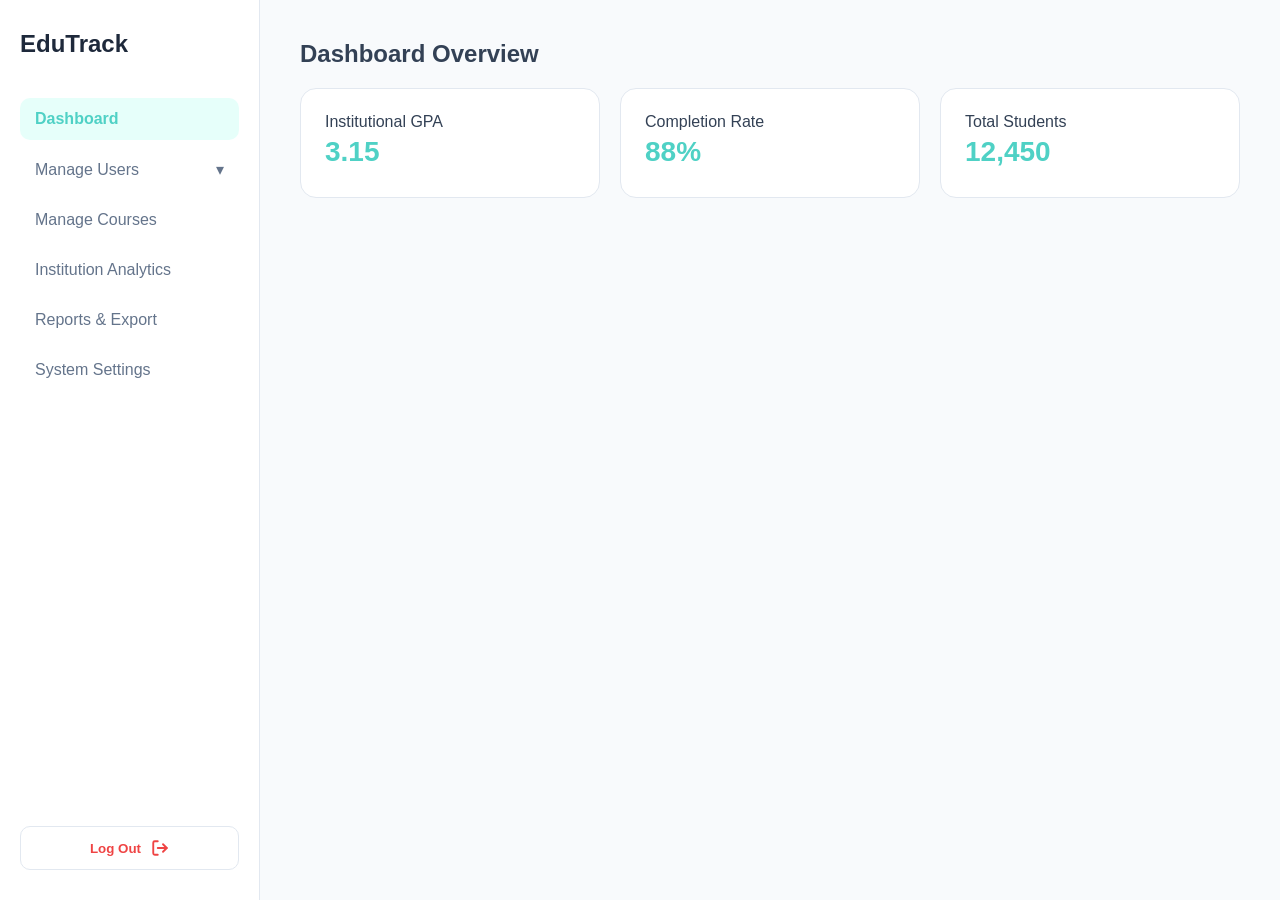
<file: administrator.html>
<!DOCTYPE html>
<html lang="en">

<head>
    <meta charset="UTF-8">
    <meta name="viewport" content="width=device-width, initial-scale=1.0">
    <title>EduTrack - Full Integrated System</title>
    <style>
        /* --- GLOBAL THEME --- */
        * {
            box-sizing: border-box;
            margin: 0;
            padding: 0;
        }

        :root {
            --teal: #4fd1c5;
            --teal-dark: #38b2ac;
            --dark-navy: #1e293b;
            --bg-gray: #f8fafc;
            --border: #e2e8f0;
            --text-main: #334155;
            --text-sub: #64748b;
            --ai-indigo: #312e81;
            --status-active-bg: #e6fffa;
            --status-active-text: #38b2ac;
        }

        body {
            font-family: 'Inter', sans-serif;
            background: var(--bg-gray);
            display: flex;
            color: var(--text-main);
            min-height: 100vh;
        }

        /* --- SIDEBAR --- */
        .sidebar {
            width: 260px;
            height: 100vh;
            background: #fff;
            border-right: 1px solid var(--border);
            padding: 30px 20px;
            position: fixed;
            left: 0;
            top: 0;
            z-index: 100;
            display: flex;
            flex-direction: column;
        }

        .logo {
            font-size: 24px;
            font-weight: 800;
            color: var(--dark-navy);
            margin-bottom: 40px;
        }

        .nav-container {
            flex-grow: 1;
        }

        .nav-item {
            padding: 12px 15px;
            border-radius: 10px;
            color: #64748b;
            cursor: pointer;
            margin-bottom: 8px;
            font-weight: 500;
            transition: 0.2s;
            display: flex;
            align-items: center;
            justify-content: space-between;
        }

        .nav-item:hover {
            background: #f1f5f9;
        }

        .nav-item.active {
            background: #e6fffa;
            color: var(--teal);
            font-weight: 600;
        }

        .submenu {
            padding-left: 20px;
            display: none;
            margin-bottom: 10px;
        }

        .submenu.show {
            display: block;
        }

        .submenu-item {
            padding: 10px 15px;
            font-size: 14px;
            color: #64748b;
            cursor: pointer;
            border-radius: 8px;
            margin-bottom: 4px;
        }

        .submenu-item:hover {
            color: var(--teal);
        }

        .submenu-item.active-sub {
            background: #e6fffa;
            color: var(--teal);
            font-weight: 600;
        }

        .btn-logout {
            background: none;
            border: 1px solid var(--border);
            padding: 12px;
            border-radius: 10px;
            cursor: pointer;
            display: flex;
            align-items: center;
            justify-content: center;
            gap: 10px;
            color: #ef4444;
            font-weight: 600;
            margin-top: 20px;
            transition: 0.3s;
        }

        .btn-logout:hover {
            background: #fef2f2;
        }

        /* --- MAIN CONTENT --- */
        .main-content {
            margin-left: 260px;
            padding: 40px;
            width: calc(100% - 260px);
        }

        .page {
            display: none;
        }

        .page.active {
            display: block;
        }

        .header-area {
            display: flex;
            justify-content: space-between;
            align-items: center;
            margin-bottom: 25px;
        }

        .card {
            background: #fff;
            border-radius: 16px;
            border: 1px solid var(--border);
            margin-bottom: 20px;
            overflow: hidden;
        }

        .btn-teal {
            background: var(--teal);
            color: white;
            border: none;
            padding: 10px 20px;
            border-radius: 8px;
            cursor: pointer;
            font-weight: 600;
        }

        table {
            width: 100%;
            border-collapse: collapse;
        }

        th {
            text-align: left;
            padding: 18px 20px;
            color: #64748b;
            font-size: 14px;
            background: #fcfcfd;
            border-bottom: 1px solid var(--border);
        }

        td {
            padding: 18px 20px;
            border-bottom: 1px solid var(--border);
            font-size: 14px;
        }

        .status-badge {
            background: var(--status-active-bg);
            color: var(--status-active-text);
            padding: 5px 12px;
            border-radius: 20px;
            font-size: 12px;
            font-weight: 600;
        }

        .stats-grid {
            display: grid;
            grid-template-columns: repeat(4, 1fr);
            gap: 20px;
            margin-bottom: 30px;
        }

        .stat-card {
            background: #fff;
            padding: 24px;
            border-radius: 16px;
            border: 1px solid var(--border);
        }

        .stat-value {
            font-size: 28px;
            font-weight: 700;
            color: var(--teal);
            margin: 5px 0;
        }

        .reports-grid {
            display: grid;
            grid-template-columns: repeat(3, 1fr);
            gap: 24px;
        }

        .report-card {
            background: #fff;
            padding: 25px;
            border-radius: 16px;
            border: 1px solid var(--border);
            transition: 0.3s;
        }

        .report-card:hover {
            transform: translateY(-5px);
            box-shadow: 0 5px 15px rgba(0, 0, 0, 0.05);
        }

        .settings-grid {
            display: grid;
            grid-template-columns: 1fr 1fr;
            gap: 24px;
            margin-bottom: 30px;
        }

        .settings-card {
            background: #fff;
            padding: 25px;
            border-radius: 16px;
            border: 1px solid var(--border);
        }

        .form-group {
            margin-bottom: 20px;
        }

        .form-group label {
            display: block;
            font-size: 14px;
            font-weight: 600;
            margin-bottom: 8px;
        }

        .form-group input {
            width: 100%;
            padding: 10px;
            border-radius: 8px;
            border: 1px solid var(--border);
            background: #fcfcfd;
        }

        .checkbox-group {
            display: flex;
            align-items: flex-start;
            gap: 12px;
            margin-bottom: 18px;
        }
    </style>
</head>

<body>

    <aside class="sidebar">
        <div class="logo">EduTrack</div>
        <div class="nav-container">
            <div class="nav-item active" onclick="showPage('dashboard', this)">Dashboard</div>
            <div class="nav-group">
                <div class="nav-item" id="userMenuHeader" onclick="toggleSubmenu()">Manage Users <span>▾</span></div>
                <div class="submenu" id="userSubmenu">
                    <div class="submenu-item" onclick="showPage('manage-students', this)">Students</div>
                    <div class="submenu-item" onclick="showPage('manage-staff', this)">Staff</div>
                    <div class="submenu-item" onclick="showPage('manage-parents', this)">Parents</div>
                </div>
            </div>
            <div class="nav-item" onclick="showPage('manage-courses', this)">Manage Courses</div>
            <div class="nav-item" onclick="showPage('institution-analytics', this)">Institution Analytics</div>
            <div class="nav-item" onclick="showPage('reports-export', this)">Reports & Export</div>
            <div class="nav-item" onclick="showPage('system-settings', this)">System Settings</div>
        </div>

        <button class="btn-logout" onclick="handleLogout()">
            <span>Log Out</span>
            <svg width="18" height="18" viewBox="0 0 24 24" fill="none" stroke="currentColor" stroke-width="2.5"
                stroke-linecap="round" stroke-linejoin="round">
                <path d="M9 21H5a2 2 0 0 1-2-2V5a2 2 0 0 1 2-2h4"></path>
                <polyline points="16 17 21 12 16 7"></polyline>
                <line x1="21" y1="12" x2="9" y2="12"></line>
            </svg>
        </button>
    </aside>

    <main class="main-content">

        <section id="dashboard" class="page active">
            <h2>Dashboard Overview</h2>
            <div class="stats-grid" style="grid-template-columns: repeat(3, 1fr); margin-top: 20px;">
                <div class="stat-card">
                    <div>Institutional GPA</div>
                    <div class="stat-value">3.15</div>
                </div>
                <div class="stat-card">
                    <div>Completion Rate</div>
                    <div class="stat-value">88%</div>
                </div>
                <div class="stat-card">
                    <div>Total Students</div>
                    <div class="stat-value">12,450</div>
                </div>
            </div>
        </section>

        <section id="manage-students" class="page">
            <div class="header-area">
                <h2>Manage Students</h2><button class="btn-teal">+ Add Student</button>
            </div>
            <div class="card">
                <table>
                    <thead>
                        <tr>
                            <th>Name</th>
                            <th>Email</th>
                            <th>Grade</th>
                            <th>GPA</th>
                            <th>Status</th>
                        </tr>
                    </thead>
                    <tbody>
                        <tr>
                            <td>Sarah Johnson</td>
                            <td>sarah.j@edutrack.edu</td>
                            <td>12th</td>
                            <td>3.8</td>
                            <td><span class="status-badge">Active</span></td>
                        </tr>
                        <tr>
                            <td>Michael Chen</td>
                            <td>michael.c@edutrack.edu</td>
                            <td>11th</td>
                            <td>3.6</td>
                            <td><span class="status-badge">Active</span></td>
                        </tr>
                        <tr>
                            <td>Emma Williams</td>
                            <td>emma.w@edutrack.edu</td>
                            <td>12th</td>
                            <td>3.9</td>
                            <td><span class="status-badge">Active</span></td>
                        </tr>
                        <tr>
                            <td>James Brown</td>
                            <td>james.b@edutrack.edu</td>
                            <td>10th</td>
                            <td>3.4</td>
                            <td><span class="status-badge">Active</span></td>
                        </tr>
                        <tr>
                            <td>Olivia Davis</td>
                            <td>olivia.d@edutrack.edu</td>
                            <td>11th</td>
                            <td>3.7</td>
                            <td><span class="status-badge">Active</span></td>
                        </tr>
                    </tbody>
                </table>
            </div>
        </section>

        <section id="manage-staff" class="page">
            <div class="header-area">
                <h2>Manage Staff</h2><button class="btn-teal">+ Add Staff</button>
            </div>
            <div class="card">
                <table>
                    <thead>
                        <tr>
                            <th>Name</th>
                            <th>Email</th>
                            <th>Department</th>
                            <th>Role</th>
                            <th>Status</th>
                        </tr>
                    </thead>
                    <tbody>
                        <tr>
                            <td>Dr. Robert Martinez</td>
                            <td>r.martinez@edutrack.edu</td>
                            <td>Science</td>
                            <td>Teacher</td>
                            <td><span class="status-badge">Active</span></td>
                        </tr>
                        <tr>
                            <td>Prof. Jennifer Lee</td>
                            <td>j.lee@edutrack.edu</td>
                            <td>Math</td>
                            <td>Dept Head</td>
                            <td><span class="status-badge">Active</span></td>
                        </tr>
                    </tbody>
                </table>
            </div>
        </section>

        <section id="manage-parents" class="page">
            <div class="header-area">
                <h2>Manage Parents</h2><button class="btn-teal">+ Add Parent</button>
            </div>
            <div class="card">
                <table>
                    <thead>
                        <tr>
                            <th>Name</th>
                            <th>Email</th>
                            <th>Student</th>
                            <th>Phone</th>
                            <th>Status</th>
                        </tr>
                    </thead>
                    <tbody>
                        <tr>
                            <td>John Johnson</td>
                            <td>j.johnson@email.com</td>
                            <td>Sarah Johnson</td>
                            <td>(555) 123-4567</td>
                            <td><span class="status-badge">Active</span></td>
                        </tr>
                        <tr>
                            <td>Lisa Chen</td>
                            <td>l.chen@email.com</td>
                            <td>Michael Chen</td>
                            <td>(555) 234-5678</td>
                            <td><span class="status-badge">Active</span></td>
                        </tr>
                    </tbody>
                </table>
            </div>
        </section>

        <section id="manage-courses" class="page">
            <div class="header-area">
                <h2>Manage Courses</h2><button class="btn-teal">+ Add Course</button>
            </div>
            <div class="card">
                <table>
                    <thead>
                        <tr>
                            <th>Course Name</th>
                            <th>Code</th>
                            <th>Instructor</th>
                            <th>Students</th>
                            <th>Status</th>
                        </tr>
                    </thead>
                    <tbody>
                        <tr>
                            <td>Advanced Mathematics</td>
                            <td>MATH401</td>
                            <td>Prof. Jennifer Lee</td>
                            <td>28</td>
                            <td><span class="status-badge">Active</span></td>
                        </tr>
                        <tr>
                            <td>Biology II</td>
                            <td>SCI302</td>
                            <td>Dr. Robert Martinez</td>
                            <td>32</td>
                            <td><span class="status-badge">Active</span></td>
                        </tr>
                    </tbody>
                </table>
            </div>
        </section>

        <section id="institution-analytics" class="page">
            <div class="header-area">
                <h2>Institution Analytics</h2>
            </div>
            <div class="stats-grid">
                <div class="stat-card">
                    <div>Enrollment Rate</div>
                    <div class="stat-value">94.5%</div>
                </div>
                <div class="stat-card">
                    <div>Retention Rate</div>
                    <div class="stat-value">91.2%</div>
                </div>
                <div class="stat-card">
                    <div>Avg Attendance</div>
                    <div class="stat-value">96.8%</div>
                </div>
                <div class="stat-card">
                    <div>Graduation Rate</div>
                    <div class="stat-value">89.4%</div>
                </div>
            </div>
        </section>

        <section id="reports-export" class="page">
            <div class="header-area">
                <h2>Reports & Export</h2>
            </div>
            <div class="reports-grid">
                <div class="report-card">
                    <h3>Student Performance</h3>
                    <p style="color:var(--teal); margin-top:10px; cursor:pointer;">📥 Generate Report</p>
                </div>
                <div class="report-card">
                    <h3>Faculty Analytics</h3>
                    <p style="color:var(--teal); margin-top:10px; cursor:pointer;">📥 Generate Report</p>
                </div>
                <div class="report-card">
                    <h3>Enrollment Report</h3>
                    <p style="color:var(--teal); margin-top:10px; cursor:pointer;">📥 Generate Report</p>
                </div>
            </div>
        </section>

        <section id="system-settings" class="page">
            <h2>System Settings</h2>
            <div class="settings-grid" style="margin-top:20px;">
                <div class="settings-card">
                    <h3>General Settings</h3>
                    <div class="form-group"><label>Institution Name</label><input type="text" value="EduTrack Academy">
                    </div>
                    <div class="form-group"><label>Academic Year</label><input type="text" value="2025-2026"></div>
                </div>
                <div class="settings-card">
                    <h3>Notification Settings</h3>
                    <div class="checkbox-group"><input type="checkbox" checked>
                        <div>Email Notifications</div>
                    </div>
                    <div class="checkbox-group"><input type="checkbox" checked>
                        <div>System Alerts</div>
                    </div>
                </div>
            </div>
        </section>
    </main>

    <script>
        function showPage(pageId, element) {
            document.querySelectorAll('.page').forEach(p => p.classList.remove('active'));
            document.querySelectorAll('.nav-item, .submenu-item').forEach(n => n.classList.remove('active', 'active-sub'));
            document.getElementById(pageId).classList.add('active');
            if (element.classList.contains('submenu-item')) {
                element.classList.add('active-sub');
                document.getElementById('userMenuHeader').classList.add('active');
            } else {
                element.classList.add('active');
            }
        }
        function toggleSubmenu() { document.getElementById('userSubmenu').classList.toggle('show'); }
        function handleLogout() {
            if (confirm("Are you sure you want to log out?")) {
                const btn = document.querySelector('.btn-logout');
                btn.innerHTML = "Closing Session...";
                btn.style.opacity = "0.5";
                btn.style.pointerEvents = "none";
               setTimeout(() => {
                        window.location.href = "start.html";
                    }, 800);
            }
        }
    </script>
</body>

</html>
</file>
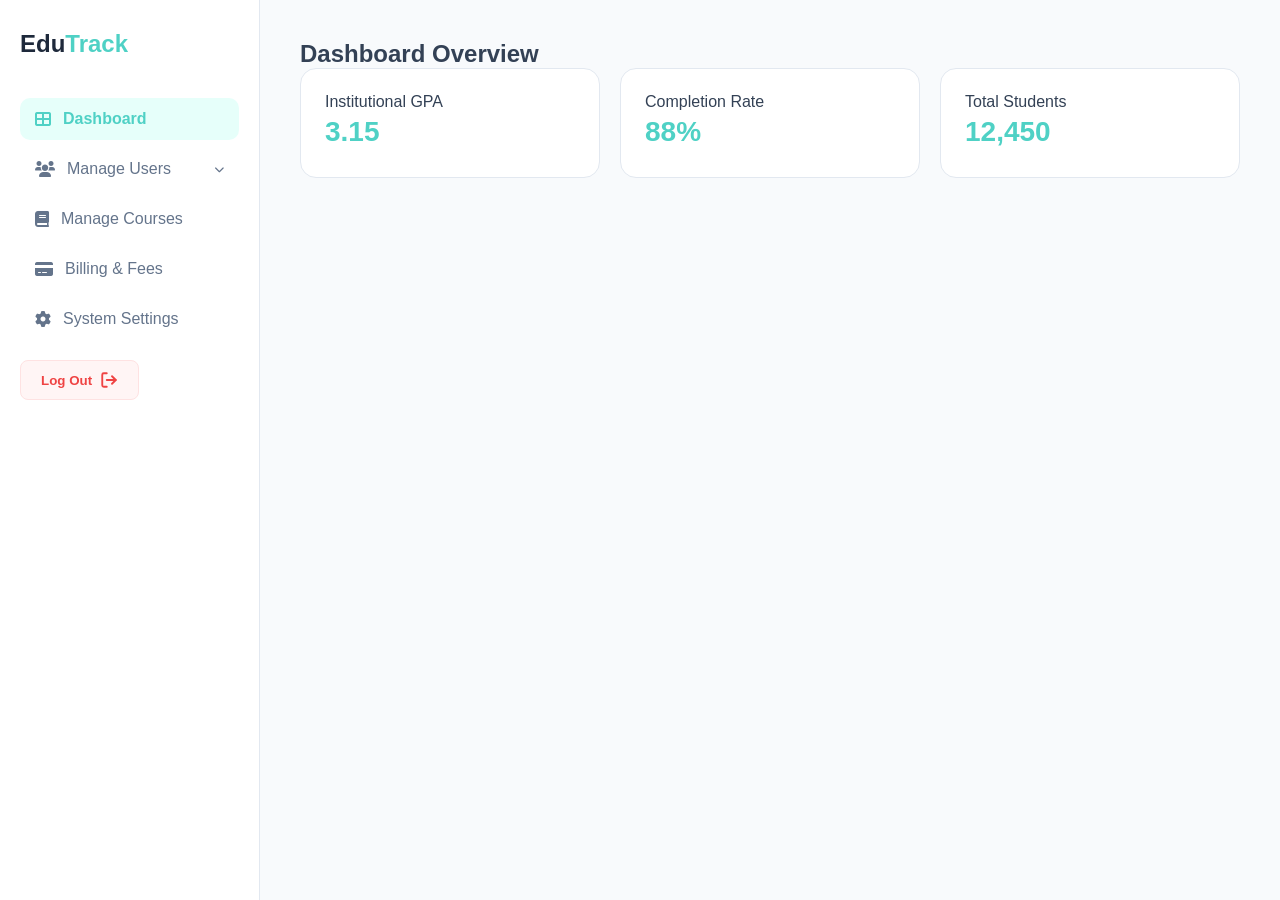
<file: parent.html>
<!DOCTYPE html>
<html lang="en">

<head>
    <meta charset="UTF-8">
    <meta name="viewport" content="width=device-width, initial-scale=1.0">
    <title>EduTrack - Integrated Portal</title>
    <link rel="stylesheet" href="https://cdnjs.cloudflare.com/ajax/libs/font-awesome/6.0.0/css/all.min.css">
    <style>
        /* --- GLOBAL THEME --- */
        * {
            box-sizing: border-box;
            margin: 0;
            padding: 0;
        }

        :root {
            --teal: #4fd1c5;
            --dark-navy: #1e293b;
            --bg-gray: #f8fafc;
            --border: #e2e8f0;
            --text-main: #334155;
            --text-sub: #64748b;
            --status-active-bg: #e6fffa;
            --status-active-text: #38b2ac;
        }

        body {
            font-family: 'Inter', sans-serif;
            background: var(--bg-gray);
            display: flex;
            color: var(--text-main);
            min-height: 100vh;
        }

        /* --- SIDEBAR --- */
        .sidebar {
            width: 260px;
            height: 100vh;
            background: #fff;
            border-right: 1px solid var(--border);
            padding: 30px 20px;
            position: fixed;
            left: 0;
            top: 0;
            z-index: 100;
        }

        .logo {
            font-size: 24px;
            font-weight: 800;
            color: var(--dark-navy);
            margin-bottom: 40px;
        }

        .logo span {
            color: var(--teal);
        }

        .nav-item {
            padding: 12px 15px;
            border-radius: 10px;
            color: #64748b;
            cursor: pointer;
            margin-bottom: 8px;
            font-weight: 500;
            transition: 0.2s;
            display: flex;
            align-items: center;
            gap: 12px;
        }

        .nav-item:hover {
            background: #f1f5f9;
        }

        .nav-item.active {
            background: #e6fffa;
            color: var(--teal);
            font-weight: 600;
        }

        .submenu {
            padding-left: 20px;
            display: none;
            margin-bottom: 10px;
        }

        .submenu.show {
            display: block;
        }

        .submenu-item {
            padding: 10px 15px;
            font-size: 14px;
            color: #64748b;
            cursor: pointer;
            border-radius: 8px;
            margin-bottom: 4px;
        }

        .submenu-item.active-sub {
            background: #e6fffa;
            color: var(--teal);
            font-weight: 600;
        }

        /* --- MAIN CONTENT --- */
        .main-content {
            margin-left: 260px;
            padding: 40px;
            width: calc(100% - 260px);
        }

        .page {
            display: none;
            animation: fadeIn 0.3s ease;
        }

        .page.active {
            display: block;
        }

        @keyframes fadeIn {
            from {
                opacity: 0;
                transform: translateY(5px);
            }

            to {
                opacity: 1;
                transform: translateY(0);
            }
        }

        /* --- SHARED COMPONENTS --- */
        .header-area {
            display: flex;
            justify-content: space-between;
            align-items: center;
            margin-bottom: 25px;
        }

        .card {
            background: #fff;
            border-radius: 16px;
            border: 1px solid var(--border);
            margin-bottom: 24px;
            overflow: hidden;
        }

        .btn-teal {
            background: var(--teal);
            color: white;
            border: none;
            padding: 10px 20px;
            border-radius: 8px;
            cursor: pointer;
            font-weight: 600;
        }

        .btn-logout {
            margin-top: 20px;
            padding: 10px 20px;
            border: 1px solid #fee2e2;
            background: #fff5f5;
            color: #ef4444;
            border-radius: 8px;
            cursor: pointer;
            display: flex;
            align-items: center;
            gap: 8px;
            font-weight: 600;
            transition: 0.2s;
        }

        .btn-logout:hover {
            background: #fee2e2;
        }

        .stats-grid {
            display: grid;
            grid-template-columns: repeat(auto-fit, minmax(200px, 1fr));
            gap: 20px;
            margin-bottom: 30px;
        }

        .stat-card {
            background: #fff;
            padding: 24px;
            border-radius: 16px;
            border: 1px solid var(--border);
        }

        .stat-value {
            font-size: 28px;
            font-weight: 700;
            color: var(--teal);
            margin: 5px 0;
        }

        table {
            width: 100%;
            border-collapse: collapse;
        }

        th {
            text-align: left;
            padding: 18px 20px;
            color: #64748b;
            font-size: 14px;
            background: #fcfcfd;
            border-bottom: 1px solid var(--border);
        }

        td {
            padding: 18px 20px;
            border-bottom: 1px solid var(--border);
            font-size: 14px;
        }

        .status-badge {
            background: var(--status-active-bg);
            color: var(--status-active-text);
            padding: 5px 12px;
            border-radius: 20px;
            font-size: 12px;
            font-weight: 600;
        }
    </style>
</head>

<body>

    <aside class="sidebar">
        <div class="logo">Edu<span>Track</span></div>

        <div class="nav-item active" onclick="showPage('dashboard', this)">
            <i class="fas fa-th-large"></i> Dashboard
        </div>

        <div class="nav-group">
            <div class="nav-item" onclick="toggleSubmenu()">
                <i class="fas fa-users"></i> Manage Users
                <i class="fas fa-chevron-down" id="chevron"
                    style="font-size: 10px; margin-left: auto; transition: 0.3s;"></i>
            </div>
            <div class="submenu" id="userSubmenu">
                <div class="submenu-item" onclick="showPage('manage-students', this)">Students</div>
                <div class="submenu-item" onclick="showPage('manage-parents', this)">Parents</div>
            </div>
        </div>

        <div class="nav-item" onclick="showPage('manage-courses', this)">
            <i class="fas fa-book"></i> Manage Courses
        </div>

        <div class="nav-item" onclick="showPage('billing-fees', this)">
            <i class="fas fa-credit-card"></i> Billing & Fees
        </div>

        <div class="nav-item" onclick="showPage('system-settings', this)">
            <i class="fas fa-cog"></i> System Settings
        </div>

        <button class="btn-logout" onclick="handleLogout()">
            <span>Log Out</span>
            <svg width="18" height="18" viewBox="0 0 24 24" fill="none" stroke="currentColor" stroke-width="2.5"
                stroke-linecap="round" stroke-linejoin="round">
                <path d="M9 21H5a2 2 0 0 1-2-2V5a2 2 0 0 1 2-2h4"></path>
                <polyline points="16 17 21 12 16 7"></polyline>
                <line x1="21" y1="12" x2="9" y2="12"></line>
            </svg>
        </button>
    </aside>

    <main class="main-content">

        <section id="dashboard" class="page active">
            <h2>Dashboard Overview</h2>
            <div class="stats-grid">
                <div class="stat-card">
                    <div>Institutional GPA</div>
                    <div class="stat-value">3.15</div>
                </div>
                <div class="stat-card">
                    <div>Completion Rate</div>
                    <div class="stat-value">88%</div>
                </div>
                <div class="stat-card">
                    <div>Total Students</div>
                    <div class="stat-value">12,450</div>
                </div>
            </div>
        </section>

        <section id="manage-students" class="page">
            <div class="header-area">
                <h2>Manage Students</h2>
                <button class="btn-teal">+ Add Student</button>
            </div>
            <div class="card">
                <table>
                    <thead>
                        <tr>
                            <th>Name</th>
                            <th>Email</th>
                            <th>GPA</th>
                            <th>Status</th>
                        </tr>
                    </thead>
                    <tbody>
                        <tr>
                            <td>Sarah Johnson</td>
                            <td>sarah.j@edu.com</td>
                            <td>3.8</td>
                            <td><span class="status-badge">Active</span></td>
                        </tr>
                        <tr>
                            <td>Michael Chen</td>
                            <td>m.chen@edu.com</td>
                            <td>3.6</td>
                            <td><span class="status-badge">Active</span></td>
                        </tr>
                    </tbody>
                </table>
            </div>
        </section>

        <section id="manage-parents" class="page">
            <div class="header-area">
                <h2>Parent Directory</h2>
                <button class="btn-teal">+ Invite Parent</button>
            </div>
            <div class="card">
                <table>
                    <thead>
                        <tr>
                            <th>Parent Name</th>
                            <th>Email</th>
                            <th>Student Link</th>
                            <th>Status</th>
                        </tr>
                    </thead>
                    <tbody>
                        <tr>
                            <td>John Johnson</td>
                            <td>j.johnson@email.com</td>
                            <td>Sarah Johnson</td>
                            <td><span class="status-badge">Verified</span></td>
                        </tr>
                    </tbody>
                </table>
            </div>
        </section>

        <section id="manage-courses" class="page">
            <div class="header-area">
                <h2>Manage Courses</h2>
                <button class="btn-teal">+ Create Course</button>
            </div>
            <div class="card">
                <div style="padding: 20px;">
                    <p style="color: #64748b;">No courses have been created yet for this semester.</p>
                </div>
            </div>
        </section>

        <section id="billing-fees" class="page">
            <div class="header-area">
                <h2>Financial Records</h2>
            </div>
            <div class="card">
                <table>
                    <thead>
                        <tr>
                            <th>Invoice ID</th>
                            <th>Student</th>
                            <th>Amount</th>
                            <th>Status</th>
                        </tr>
                    </thead>
                    <tbody>
                        <tr>
                            <td>#INV-001</td>
                            <td>Sarah Johnson</td>
                            <td>$1,200.00</td>
                            <td><span class="status-badge">Paid</span></td>
                        </tr>
                    </tbody>
                </table>
            </div>
        </section>

        <section id="system-settings" class="page">
            <h2>System Settings</h2>
            <div class="card" style="padding: 25px; margin-top: 20px;">
                <p style="margin-bottom: 15px;"><b>Institution Profile</b></p>
                <input type="text" value="EduTrack Academy"
                    style="width:100%; padding:10px; border:1px solid var(--border); border-radius:8px;">
                <button class="btn-teal" style="margin-top: 15px;">Save Changes</button>
            </div>
        </section>

    </main>

    <script>
        function showPage(pageId, element) {
            // Hide all pages
            document.querySelectorAll('.page').forEach(p => p.classList.remove('active'));

            // Show target page
            const targetPage = document.getElementById(pageId);
            if (targetPage) targetPage.classList.add('active');

            // Reset nav styles
            document.querySelectorAll('.nav-item, .submenu-item').forEach(n => {
                n.classList.remove('active', 'active-sub');
            });

            // Highlight selection
            if (element.classList.contains('nav-item')) {
                element.classList.add('active');
            } else if (element.classList.contains('submenu-item')) {
                element.classList.add('active-sub');
            }
        }

        function toggleSubmenu() {
            const submenu = document.getElementById('userSubmenu');
            const chevron = document.getElementById('chevron');
            submenu.classList.toggle('show');
            chevron.style.transform = submenu.classList.contains('show') ? "rotate(180deg)" : "rotate(0deg)";
        }

        function handleLogout() {
            if (confirm("Are you sure you want to log out of your EduTrack session?")) {
                const btn = document.querySelector('.btn-logout');
                btn.innerHTML = "Closing...";
                btn.style.opacity = "0.6";
                btn.style.pointerEvents = "none";

                setTimeout(() => {
                    window.location.href = "start.html";
                }, 800);
            }
        }
    </script>
</body>

</html>
</file>
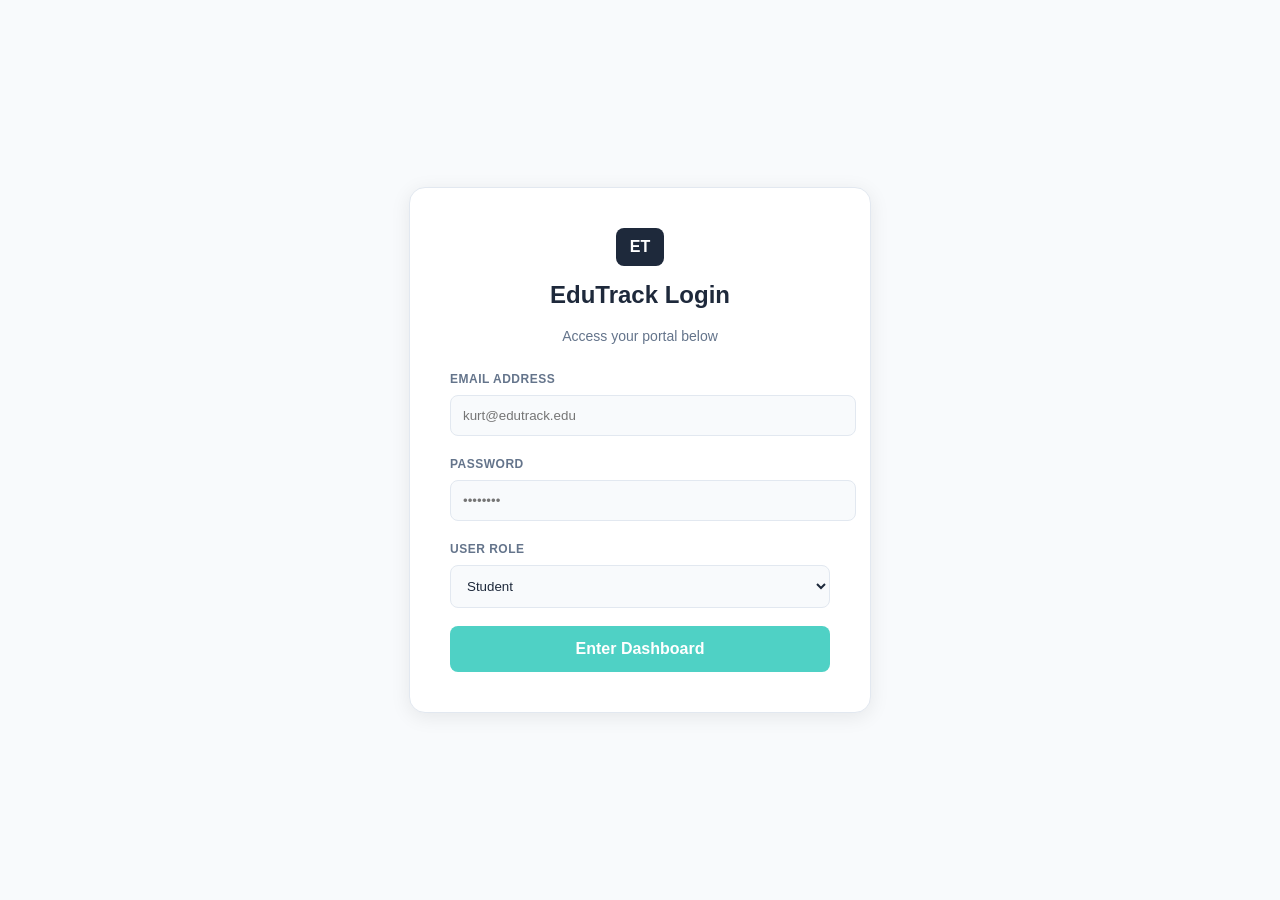
<file: start.html>
<!DOCTYPE html>
<html lang="en">

<head>
    <meta charset="UTF-8">
    <title>EduTrack - Secure Login</title>
    <style>
        :root {
            --bg-main: #f8fafc;
            --bg-card: #ffffff;
            --text-main: #1e293b;
            --text-sub: #64748b;
            --border: #e2e8f0;
            --teal: #4fd1c5;
            --dark-blue: #1e293b;
        }

        [data-theme="dark"] {
            --bg-main: #0f172a;
            --bg-card: #1e293b;
            --text-main: #f1f5f9;
            --text-sub: #94a3b8;
            --border: #334155;
            --dark-blue: #ffffff;
        }

        body {
            background-color: var(--bg-main);
            color: var(--text-main);
            font-family: 'Inter', sans-serif;
            display: flex;
            justify-content: center;
            align-items: center;
            height: 100vh;
            margin: 0;
            transition: background 0.3s;
        }

        .login-box {
            background: var(--bg-card);
            border: 1px solid var(--border);
            padding: 40px;
            border-radius: 16px;
            width: 380px;
            box-shadow: 0 4px 20px rgba(0, 0, 0, 0.08);
        }

        .logo-area {
            text-align: center;
            margin-bottom: 25px;
        }

        .logo-icon {
            background: var(--dark-blue);
            color: var(--bg-card);
            padding: 10px 14px;
            border-radius: 8px;
            font-weight: 800;
            display: inline-block;
        }

        input,
        select {
            width: 100%;
            padding: 12px;
            margin: 8px 0 18px 0;
            border-radius: 8px;
            border: 1px solid var(--border);
            background: var(--bg-main);
            color: var(--text-main);
            font-family: inherit;
        }

        .btn-login {
            width: 100%;
            padding: 14px;
            background: var(--teal);
            color: white;
            border: none;
            border-radius: 8px;
            font-weight: bold;
            font-size: 16px;
            cursor: pointer;
            transition: opacity 0.2s;
        }

        .btn-login:hover {
            opacity: 0.9;
        }

        label {
            font-size: 12px;
            font-weight: 600;
            color: var(--text-sub);
            text-transform: uppercase;
            letter-spacing: 0.5px;
        }
    </style>
</head>

<body>

    <div class="login-box">
        <div class="logo-area">
            <div class="logo-icon">ET</div>
            <h2 style="margin-top:15px;">EduTrack Login</h2>
            <p style="font-size: 14px; color: var(--text-sub); margin-top: 5px;">Access your portal below</p>
        </div>

        <form id="authForm">
            <label>Email Address</label>
            <input type="email" placeholder="kurt@edutrack.edu" required>

            <label>Password</label>
            <input type="password" placeholder="••••••••" required>

            <label>User Role</label>
            <select id="userRole">
                <option value="student">Student</option>
                <option value="admin">Administrator</option>
                <option value="teacher">Teacher</option>
                <option value="parent">Parent</option>
            </select>

            <button type="submit" class="btn-login">Enter Dashboard</button>
        </form>
    </div>

    <script>
        // 1. APPLY THEME ON LOAD
        if (localStorage.getItem('theme') === 'dark') {
            document.documentElement.setAttribute('data-theme', 'dark');
        }

        // 2. CONNECT TO SPECIFIC DASHBOARDS
        document.getElementById('authForm').addEventListener('submit', function (e) {
            e.preventDefault();
            const role = document.getElementById('userRole').value;

            if (role === 'admin') {
                // Redirects to your Administrator Dashboard file
                window.location.href = 'administrator.html';
            } else if (role === 'student') {
                // Redirects to your Student Dashboard file
                window.location.href = 'index.html';
            }else if (role === 'teacher') {
                // Redirects to your Student Dashboard file
                window.location.href = 'teacher.html';
            } else {
                alert("Redirecting to " + role + " portal...");
                window.location.href = 'parent.html';
            }
        });
    </script>

</body>

</html>
</file>
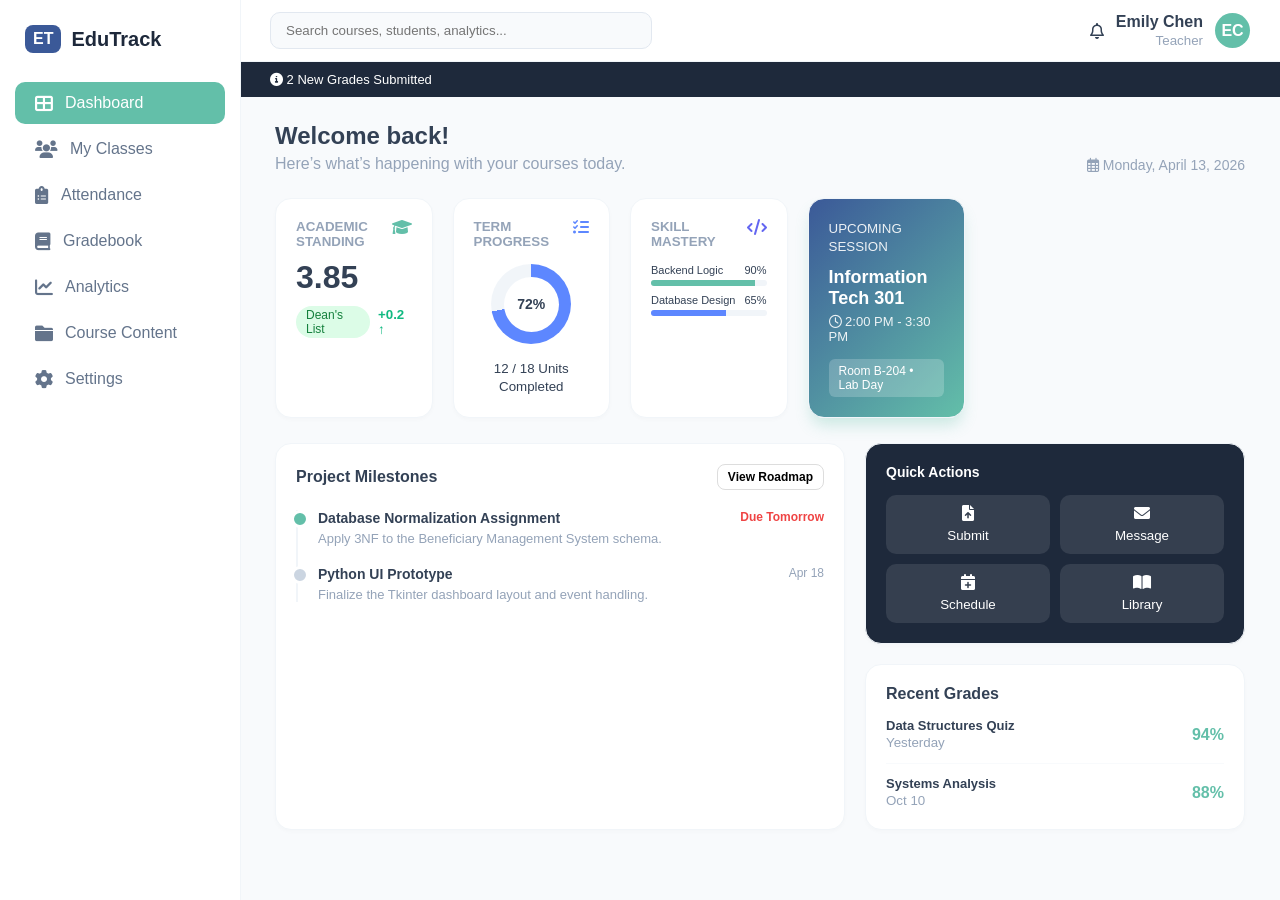
<file: teacher.html>
<!DOCTYPE html>
<html lang="en">

<head>
    <meta charset="UTF-8">
    <meta name="viewport" content="width=device-width, initial-scale=1.0">
    <title>EduTrack Student Portal</title>
    <link rel="stylesheet" href="https://cdnjs.cloudflare.com/ajax/libs/font-awesome/6.0.0/css/all.min.css">
    <style>
        :root {
            --sidebar-bg: #ffffff;
            --main-bg: #f8fafc;
            --primary-teal: #63bfa9;
            --soft-blue: #5d87ff;
            --text-dark: #334155;
            --text-light: #94a3b8;
            --border: #f1f5f9;
            --white: #ffffff;
            --next-class-grad: linear-gradient(135deg, #3b5998 0%, #63bfa9 100%);
            --success: #10b981;
            --danger: #ef4444;
            --warning: #f59e0b;
        }

        body {
            font-family: 'Inter', -apple-system, sans-serif;
            margin: 0;
            display: flex;
            background-color: var(--main-bg);
            color: var(--text-dark);
        }

        nav {
            width: 240px;
            background: var(--white);
            height: 100vh;
            border-right: 1px solid var(--border);
            position: fixed;
            z-index: 100;
        }

        .logo-box {
            padding: 25px;
            display: flex;
            align-items: center;
            gap: 10px;
        }

        .logo-icon {
            background: #3b5998;
            color: white;
            padding: 5px 8px;
            border-radius: 8px;
            font-weight: bold;
        }

        .logo-text {
            font-size: 20px;
            font-weight: bold;
            color: #1e293b;
        }

        .nav-item {
            padding: 12px 20px;
            margin: 4px 15px;
            display: flex;
            align-items: center;
            color: #64748b;
            cursor: pointer;
            border-radius: 10px;
            transition: 0.3s;
        }

        .nav-item i {
            margin-right: 12px;
            font-size: 18px;
        }

        .nav-item.active {
            background: var(--primary-teal);
            color: white;
        }

        .nav-item:hover:not(.active) {
            background: #f1f5f9;
        }

        main {
            margin-left: 240px;
            width: calc(100% - 240px);
        }

        header {
            background: white;
            padding: 12px 30px;
            display: flex;
            justify-content: space-between;
            align-items: center;
            border-bottom: 1px solid var(--border);
        }

        .search-bar {
            width: 350px;
            padding: 10px 15px;
            border-radius: 10px;
            border: 1px solid #e2e8f0;
            background: #f8fafc;
        }

        .user-profile {
            display: flex;
            align-items: center;
            gap: 12px;
        }

        .avatar {
            width: 35px;
            height: 35px;
            border-radius: 50%;
            background: var(--primary-teal);
            color: white;
            display: grid;
            place-items: center;
            font-weight: bold;
        }

        .banner {
            background: #1e293b;
            color: white;
            padding: 10px 30px;
            font-size: 13px;
        }

        .content-section {
            padding: 25px 35px;
            display: none;
        }

        .content-section.active {
            display: block;
        }

        /* --- Cards --- */
        .card {
            background: white;
            padding: 20px;
            border-radius: 16px;
            border: 1px solid #f1f5f9;
            box-shadow: 0 2px 4px rgba(0, 0, 0, 0.02);
        }

        .stat-value {
            font-size: 32px;
            font-weight: 800;
            margin: 10px 0;
        }

        /* --- Dashboard Grid --- */
        .dashboard-grid {
            display: grid;
            grid-template-columns: repeat(4, 1fr) 260px;
            gap: 20px;
        }

        .badge-circle {
            background: #ecfdf5;
            color: #10b981;
            font-size: 12px;
            padding: 4px 8px;
            border-radius: 50px;
        }

        .next-class-card {
            background: var(--next-class-grad);
            color: white;
        }

        /* --- Progress Ring --- */
        .progress-ring {
            width: 70px;
            height: 70px;
            border-radius: 50%;
            background: conic-gradient(var(--primary-teal) 78%, #f1f5f9 0);
            display: flex;
            align-items: center;
            justify-content: center;
            margin: 10px auto;
        }

        .progress-ring::after {
            content: attr(data-percent);
            width: 55px;
            height: 55px;
            background: white;
            border-radius: 50%;
            display: flex;
            align-items: center;
            justify-content: center;
            font-weight: bold;
            font-size: 14px;
            color: var(--text-dark);
        }

        /* --- Gradebook & Table Styles --- */
        .gradebook-header {
            display: flex;
            justify-content: space-between;
            align-items: center;
            margin-bottom: 20px;
        }

        .table-container {
            background: white;
            border-radius: 16px;
            border: 1px solid var(--border);
            overflow: hidden;
        }

        table {
            width: 100%;
            border-collapse: collapse;
            text-align: left;
        }

        th {
            background: #f8fafc;
            padding: 15px 20px;
            font-size: 13px;
            color: var(--text-light);
            text-transform: uppercase;
        }

        td {
            padding: 15px 20px;
            border-top: 1px solid var(--border);
            font-size: 14px;
        }

        .grade-trend {
            font-weight: bold;
            display: flex;
            align-items: center;
            gap: 5px;
        }

        .trend-up {
            color: var(--success);
        }

        .trend-down {
            color: var(--danger);
        }

        .letter-grade {
            font-weight: bold;
            color: #3b5998;
            text-align: center;
        }

        /* --- Attendance Icons --- */
        .status-icons {
            display: flex;
            gap: 12px;
        }

        .status-circle {
            width: 28px;
            height: 28px;
            border-radius: 50%;
            border: 1px solid #e2e8f0;
            display: flex;
            align-items: center;
            justify-content: center;
            transition: 0.2s;
            color: var(--text-light);
        }

        .status-circle.present.active {
            background: #ecfdf5;
            color: var(--success);
            border-color: var(--success);
        }

        .status-circle.absent.active {
            background: #fef2f2;
            color: var(--danger);
            border-color: var(--danger);
        }

        .status-circle.late.active {
            background: #fffbeb;
            color: var(--warning);
            border-color: var(--warning);
        }

        .summary-grid {
            display: grid;
            grid-template-columns: repeat(4, 1fr);
            gap: 20px;
            margin-top: 25px;
        }

        /* --- My Classes --- */
        .classes-grid {
            display: grid;
            grid-template-columns: repeat(2, 1fr);
            gap: 25px;
            margin-top: 20px;
        }

        .class-card {
            background: white;
            padding: 25px;
            border-radius: 16px;
            position: relative;
            border: 1px solid #eee;
        }

        .period-badge {
            padding: 4px 12px;
            border-radius: 8px;
            color: white;
            font-size: 11px;
            margin-bottom: 10px;
            display: inline-block;
            background: #3b5998;
        }

        .gpa-top-right {
            position: absolute;
            top: 25px;
            right: 25px;
            text-align: right;
        }

        .btn-group {
            display: flex;
            gap: 10px;
        }


        .btn {
            padding: 10px 20px;
            border-radius: 8px;
            border: none;
            font-weight: 600;
            cursor: pointer;
            display: flex;
            align-items: center;
            gap: 8px;
        }

        .btn-primary {
            background: #3b5998;
            color: white;
        }

        .btn-outline {
            background: white;
            border: 1px solid #ddd;
        }

        .btn-teal {
            background: var(--primary-teal);
            color: white;
        }

        .charts-container {
            display: grid;
            grid-template-columns: 2fr 1fr;
            gap: 20px;
            margin-top: 25px;
        }

        .placeholder-chart {
            height: 250px;
            border: 1px dashed #cbd5e1;
            border-radius: 12px;
            display: flex;
            align-items: center;
            justify-content: center;
            color: #94a3b8;
        }
    </style>

</head>


<body>

    <nav>
        <div class="logo-box">
            <div class="logo-icon">ET</div>
            <div class="logo-text">EduTrack</div>
        </div>
        <div class="nav-item active" onclick="showSection('dashboard', this)"><i class="fas fa-th-large"></i> Dashboard
        </div>
        <div class="nav-item" onclick="showSection('my-classes', this)"><i class="fas fa-users"></i> My Classes</div>
        <div class="nav-item" onclick="showSection('attendance', this)"><i class="fas fa-clipboard-list"></i> Attendance
        </div>
        <div class="nav-item" onclick="showSection('gradebook', this)"><i class="fas fa-book"></i> Gradebook</div>
        <div class="nav-item" onclick="showSection('analytics', this)">
            <i class="fas fa-chart-line"></i> Analytics
        </div>
        <div class="nav-item" onclick="showSection('course-content', this)">
            <i class="fas fa-folder"></i> Course Content
        </div>

        <div class="nav-item" onclick="showSection('settings', this)">
            <i class="fas fa-cog"></i> Settings
        </div>

    </nav>



    <main>

        <header>

            <input type="text" class="search-bar" placeholder="Search courses, students, analytics...">

            <div class="user-profile">

                <i class="far fa-bell"></i>

                <div style="text-align: right;">

                    <strong>Emily Chen</strong><br>

                    <small style="color: var(--text-light);">Teacher</small>

                </div>

                <div class="avatar">EC</div>

            </div>

        </header>



        <div class="banner"><i class="fas fa-info-circle"></i> 2 New Grades Submitted</div>



        <div id="dashboard" class="content-section active">
            <div class="dashboard-header-flex"
                style="display: flex; justify-content: space-between; align-items: flex-end; margin-bottom: 25px;">
                <div>
                    <h2 style="margin: 0; font-size: 24px;">Welcome back!</h2>
                    <p style="color: var(--text-light); margin: 5px 0 0;">Here’s what’s happening with your courses
                        today.</p>
                </div>
                <div class="date-display" style="text-align: right; font-size: 14px; color: var(--text-light);">
                    <i class="far fa-calendar-alt"></i> Monday, April 13, 2026
                </div>
            </div>

            <div class="dashboard-grid">
                <div class="card">
                    <div style="display: flex; justify-content: space-between;">
                        <small style="color: var(--text-light); font-weight: 600;">ACADEMIC STANDING</small>
                        <i class="fas fa-graduation-cap" style="color: var(--primary-teal);"></i>
                    </div>
                    <div class="stat-value">3.85</div>
                    <div style="display: flex; align-items: center; gap: 8px;">
                        <span class="badge-circle"
                            style="background: #dcfce7; color: #15803d; padding: 2px 10px;">Dean's List</span>
                        <small style="color: var(--success); font-weight: 600;">+0.2 ↑</small>
                    </div>
                </div>

                <div class="card">
                    <div style="display: flex; justify-content: space-between;">
                        <small style="color: var(--text-light); font-weight: 600;">TERM PROGRESS</small>
                        <i class="fas fa-tasks" style="color: var(--soft-blue);"></i>
                    </div>
                    <div class="progress-ring" data-percent="72%"
                        style="margin: 15px auto; width: 80px; height: 80px; background: conic-gradient(var(--soft-blue) 72%, #f1f5f9 0);">
                    </div>
                    <div style="text-align: center;"><small>12 / 18 Units Completed</small></div>
                </div>

                <div class="card">
                    <div style="display: flex; justify-content: space-between;">
                        <small style="color: var(--text-light); font-weight: 600;">SKILL MASTERY</small>
                        <i class="fas fa-code" style="color: #6366f1;"></i>
                    </div>
                    <div style="margin-top: 15px;">
                        <div style="margin-bottom: 8px;">
                            <div
                                style="display: flex; justify-content: space-between; font-size: 11px; margin-bottom: 4px;">
                                <span>Backend Logic</span>
                                <span>90%</span>
                            </div>
                            <div style="height: 6px; background: #f1f5f9; border-radius: 10px; overflow: hidden;">
                                <div style="width: 90%; height: 100%; background: var(--primary-teal);"></div>
                            </div>
                        </div>
                        <div>
                            <div
                                style="display: flex; justify-content: space-between; font-size: 11px; margin-bottom: 4px;">
                                <span>Database Design</span>
                                <span>65%</span>
                            </div>
                            <div style="height: 6px; background: #f1f5f9; border-radius: 10px; overflow: hidden;">
                                <div style="width: 65%; height: 100%; background: var(--soft-blue);"></div>
                            </div>
                        </div>
                    </div>
                </div>

                <div class="card next-class-card" style="box-shadow: 0 10px 15px -3px rgba(99, 191, 169, 0.3);">
                    <small style="opacity: 0.9;">UPCOMING SESSION</small>
                    <div style="font-size: 18px; font-weight: 700; margin: 12px 0 5px;">Information Tech 301</div>
                    <div style="font-size: 13px; opacity: 0.9;"><i class="far fa-clock"></i> 2:00 PM - 3:30 PM</div>
                    <div
                        style="margin-top: 15px; font-size: 12px; background: rgba(255,255,255,0.2); padding: 5px 10px; border-radius: 6px; display: inline-block;">
                        Room B-204 • Lab Day
                    </div>
                </div>
            </div>

            <div class="charts-container" style="grid-template-columns: 1.5fr 1fr; margin-top: 25px;">
                <div class="card">
                    <div
                        style="display: flex; justify-content: space-between; align-items: center; margin-bottom: 20px;">
                        <strong>Project Milestones</strong>
                        <button class="btn btn-outline" style="padding: 5px 10px; font-size: 12px;">View
                            Roadmap</button>
                    </div>

                    <div class="timeline"
                        style="position: relative; padding-left: 20px; border-left: 2px solid #f1f5f9;">
                        <div style="margin-bottom: 20px; position: relative;">
                            <div
                                style="position: absolute; left: -27px; top: 0; width: 12px; height: 12px; background: var(--primary-teal); border-radius: 50%; border: 3px solid white;">
                            </div>
                            <div style="display: flex; justify-content: space-between;">
                                <strong style="font-size: 14px;">Database Normalization Assignment</strong>
                                <span style="font-size: 12px; color: var(--danger); font-weight: 600;">Due
                                    Tomorrow</span>
                            </div>
                            <p style="font-size: 13px; color: var(--text-light); margin: 5px 0;">Apply 3NF to the
                                Beneficiary Management System schema.</p>
                        </div>
                        <div style="margin-bottom: 20px; position: relative;">
                            <div
                                style="position: absolute; left: -27px; top: 0; width: 12px; height: 12px; background: #cbd5e1; border-radius: 50%; border: 3px solid white;">
                            </div>
                            <div style="display: flex; justify-content: space-between;">
                                <strong style="font-size: 14px;">Python UI Prototype</strong>
                                <span style="font-size: 12px; color: var(--text-light);">Apr 18</span>
                            </div>
                            <p style="font-size: 13px; color: var(--text-light); margin: 5px 0;">Finalize the Tkinter
                                dashboard layout and event handling.</p>
                        </div>
                    </div>
                </div>

                <div style="display: flex; flex-direction: column; gap: 20px;">
                    <div class="card" style="background: #1e293b; color: white;">
                        <strong style="font-size: 14px; display: block; margin-bottom: 15px;">Quick Actions</strong>
                        <div style="display: grid; grid-template-columns: 1fr 1fr; gap: 10px;">
                            <div
                                style="background: rgba(255,255,255,0.1); padding: 10px; border-radius: 10px; text-align: center; cursor: pointer;">
                                <i class="fas fa-file-upload" style="display: block; margin-bottom: 5px;"></i>
                                <small>Submit</small>
                            </div>
                            <div
                                style="background: rgba(255,255,255,0.1); padding: 10px; border-radius: 10px; text-align: center; cursor: pointer;">
                                <i class="fas fa-envelope" style="display: block; margin-bottom: 5px;"></i>
                                <small>Message</small>
                            </div>
                            <div
                                style="background: rgba(255,255,255,0.1); padding: 10px; border-radius: 10px; text-align: center; cursor: pointer;">
                                <i class="fas fa-calendar-plus" style="display: block; margin-bottom: 5px;"></i>
                                <small>Schedule</small>
                            </div>
                            <div
                                style="background: rgba(255,255,255,0.1); padding: 10px; border-radius: 10px; text-align: center; cursor: pointer;">
                                <i class="fas fa-book-open" style="display: block; margin-bottom: 5px;"></i>
                                <small>Library</small>
                            </div>
                        </div>
                    </div>

                    <div class="card">
                        <strong>Recent Grades</strong>
                        <div style="margin-top: 15px;">
                            <div
                                style="display: flex; justify-content: space-between; align-items: center; margin-bottom: 12px; padding-bottom: 12px; border-bottom: 1px solid #f8fafc;">
                                <div>
                                    <div style="font-size: 13px; font-weight: 600;">Data Structures Quiz</div>
                                    <small style="color: var(--text-light);">Yesterday</small>
                                </div>
                                <span style="font-weight: 700; color: var(--primary-teal);">94%</span>
                            </div>
                            <div style="display: flex; justify-content: space-between; align-items: center;">
                                <div>
                                    <div style="font-size: 13px; font-weight: 600;">Systems Analysis</div>
                                    <small style="color: var(--text-light);">Oct 10</small>
                                </div>
                                <span style="font-weight: 700; color: var(--primary-teal);">88%</span>
                            </div>
                        </div>
                    </div>
                </div>
            </div>
        </div>




        <div id="my-classes" class="content-section">

            <h1>My Classes</h1>

            <p style="color: var(--text-light);">Manage your course sections for Spring 2026</p>

            <div class="classes-grid">

                <div class="class-card">

                    <span class="period-badge">Period 2</span>

                    <div class="gpa-top-right">

                        <div style="font-size: 20px; font-weight: bold;">3.4</div>

                        <small style="color: var(--text-light);">Avg GPA</small>

                    </div>

                    <div style="font-size: 20px; font-weight: bold;">Advanced Algebra</div>

                    <p style="color: var(--text-light); font-size: 14px;"><i class="far fa-clock"></i> 9:15 AM - 10:15

                        AM</p>

                    <div style="display: flex; justify-content: space-between; font-size: 13px;">

                        <span><i class="fas fa-user-friends"></i> 28 Students</span>

                        <span>Room 203</span>

                    </div>

                    <div class="btn-group" style="margin-top: 20px;">

                        <button class="btn btn-primary">View Roster</button>

                        <button class="btn btn-outline"
                            onclick="showSection('gradebook', document.querySelectorAll('.nav-item')[3])">Gradebook</button>

                    </div>

                </div>

                <div class="class-card">

                    <span class="period-badge" style="background: #4d908e;">Period 4</span>

                    <div class="gpa-top-right">

                        <div style="font-size: 20px; font-weight: bold;">3.6</div>

                        <small style="color: var(--text-light);">Avg GPA</small>

                    </div>

                    <div style="font-size: 20px; font-weight: bold;">Pre-Calculus</div>

                    <p style="color: var(--text-light); font-size: 14px;"><i class="far fa-clock"></i> 11:30 AM - 12:30

                        PM</p>

                    <div style="display: flex; justify-content: space-between; font-size: 13px;">

                        <span><i class="fas fa-user-friends"></i> 24 Students</span>

                        <span>Room 203</span>

                    </div>

                    <div class="btn-group" style="margin-top: 20px;">

                        <button class="btn btn-primary">View Roster</button>

                        <button class="btn btn-outline">Gradebook</button>

                    </div>

                </div>

            </div>

        </div>



        <div id="attendance" class="content-section">

            <div class="attendance-header">

                <div>

                    <h1>Attendance Log</h1>

                    <p style="color: var(--text-light);">Advanced Algebra - Period 2 - April 12, 2026</p>

                </div>

                <div class="btn-group">

                    <button class="btn btn-outline"><i class="far fa-calendar"></i> Change Date</button>

                    <button class="btn btn-teal">Save Attendance</button>

                </div>

            </div>

            <div class="table-container">

                <table>

                    <thead>

                        <tr>

                            <th>Student Name</th>

                            <th>Student ID</th>

                            <th>Status Today</th>

                            <th>Present</th>

                            <th>Absent</th>

                            <th>Late</th>

                        </tr>

                    </thead>

                    <tbody>

                        <tr>

                            <td>Sarah Martinez</td>

                            <td>SM-2401</td>

                            <td>

                                <div class="status-icons">

                                    <div class="status-circle present active"><i class="fas fa-check"></i></div>

                                    <div class="status-circle absent"><i class="fas fa-times"></i></div>

                                    <div class="status-circle late"><i class="far fa-clock"></i></div>

                                </div>

                            </td>

                            <td>18</td>

                            <td>2</td>

                            <td>1</td>

                        </tr>

                        <tr>

                            <td>James Chen</td>

                            <td>JC-2402</td>

                            <td>

                                <div class="status-icons">

                                    <div class="status-circle present active"><i class="fas fa-check"></i></div>

                                    <div class="status-circle absent"><i class="fas fa-times"></i></div>

                                    <div class="status-circle late"><i class="far fa-clock"></i></div>

                                </div>

                            </td>

                            <td>17</td>

                            <td>3</td>

                            <td>1</td>

                        </tr>

                    </tbody>

                </table>

            </div>

        </div>



        <div id="gradebook" class="content-section">

            <div class="gradebook-header">

                <div>

                    <h1>Gradebook</h1>

                    <p style="color:var(--text-light); margin:5px 0 0;">Advanced Algebra - Period 2 - Spring 2026</p>

                </div>

                <div class="btn-group">

                    <button class="btn btn-outline"><i class="fas fa-filter"></i> Filter</button>

                    <button class="btn btn-outline"><i class="fas fa-download"></i> Export</button>

                    <button class="btn btn-teal"><i class="fas fa-plus"></i> Add Assignment</button>

                </div>

            </div>



            <div class="table-container">

                <table>

                    <thead>

                        <tr>

                            <th>Student Name</th>

                            <th>Quiz 1 <br><small>Mar 15</small></th>

                            <th>Quiz 2 <br><small>Mar 29</small></th>

                            <th>Midterm <br><small>Apr 5</small></th>

                            <th>Homework Avg</th>

                            <th>Current Grade</th>

                            <th>Letter</th>

                        </tr>

                    </thead>

                    <tbody>

                        <tr>

                            <td>Sarah Martinez</td>

                            <td>85</td>

                            <td>78</td>

                            <td>82</td>

                            <td>92</td>

                            <td class="grade-trend trend-down">84.3 <i class="fas fa-arrow-trend-down"></i></td>

                            <td class="letter-grade">B</td>

                        </tr>

                        <tr>

                            <td>James Chen</td>

                            <td>92</td>

                            <td>88</td>

                            <td>90</td>

                            <td>95</td>

                            <td class="grade-trend trend-up">91.2 <i class="fas fa-arrow-trend-up"></i></td>

                            <td class="letter-grade">A-</td>

                        </tr>

                        <tr>

                            <td>Emily Rodriguez</td>

                            <td>95</td>

                            <td>94</td>

                            <td>96</td>

                            <td>98</td>

                            <td class="grade-trend trend-up">95.8 <i class="fas fa-arrow-trend-up"></i></td>

                            <td class="letter-grade">A</td>

                        </tr>

                    </tbody>

                </table>

            </div>



            <div class="summary-grid">

                <div class="card">

                    <small style="color:var(--text-light)">Class Average</small>

                    <div class="stat-value">87.5</div>

                    <small style="color:var(--success)">+2.3 from last period</small>

                </div>

                <div class="card">

                    <small style="color:var(--text-light)">Highest Grade</small>

                    <div class="stat-value" style="color:var(--primary-teal)">95.8</div>

                    <small>Emily Rodriguez</small>

                </div>

                <div class="card">

                    <small style="color:var(--text-light)">Students At Risk</small>

                    <div class="stat-value" style="color:var(--danger)">2</div>

                    <small>Below 75%</small>

                </div>

                <div class="card">

                    <small style="color:var(--text-light)">Pending Grades</small>

                    <div class="stat-value" style="color:#f59e0b;">12</div>

                    <small>Assignments to grade</small>

                </div>

            </div>

        </div>
        <div id="analytics" class="content-section">
            <div class="gradebook-header">
                <div>
                    <h1>Performance Analytics</h1>
                    <p style="color:var(--text-light); margin:5px 0 0;">Visualizing student success and engagement
                        trends.</p>
                </div>
                <div class="btn-group">
                    <select class="btn btn-outline" style="font-family: inherit;">
                        <option>All Sections</option>
                        <option>Advanced Algebra</option>
                        <option>Pre-Calculus</option>
                    </select>
                    <button class="btn btn-teal"><i class="fas fa-sync-alt"></i> Refresh Data</button>
                </div>
            </div>

            <div class="charts-container">
                <div class="card">
                    <div style="margin-bottom: 20px;">
                        <strong>Class Average Trend</strong>
                        <p style="font-size: 12px; color: var(--text-light);">Average score percentage over the last 6
                            months</p>
                    </div>
                    <canvas id="performanceChart" height="280"></canvas>
                </div>

                <div class="card">
                    <div style="margin-bottom: 20px;">
                        <strong>Grade Distribution</strong>
                    </div>
                    <canvas id="distributionChart" height="280"></canvas>
                </div>
            </div>

            <div class="summary-grid" style="margin-top: 25px;">
                <div class="card">
                    <small style="color:var(--text-light)">Engagement Rate</small>
                    <div class="stat-value" style="color: var(--soft-blue);">92%</div>
                    <div style="font-size: 12px; color: var(--success);"><i class="fas fa-caret-up"></i> 4% vs last term
                    </div>
                </div>
                <div class="card">
                    <small style="color:var(--text-light)">Avg. Completion Time</small>
                    <div class="stat-value">4.2 <small style="font-size: 14px; font-weight: 400;">days</small></div>
                    <div style="font-size: 12px; color: var(--text-light);">For homework assignments</div>
                </div>
                <div class="card">
                    <small style="color:var(--text-light)">Learning Gap</small>
                    <div class="stat-value" style="color: var(--warning);">15%</div>
                    <div style="font-size: 12px; color: var(--text-light);">Topics requiring review</div>
                </div>
                <div class="card" style="background: var(--next-class-grad); color: white;">
                    <small style="opacity: 0.9;">AI Predicted GPA</small>
                    <div class="stat-value">3.92</div>
                    <div style="font-size: 12px; opacity: 0.9;">Based on current trajectory</div>
                </div>
            </div>
        </div>
        <main class="main-content">
            <div id="course-content" class="content-section">
                <div class="gradebook-header">
                    <div>
                        <h1>Course Content</h1>
                        <p>Advanced Algebra - Spring 2026</p>
                    </div>
                    <div class="header-actions">
                        <button class="btn-secondary"><i class="fas fa-upload"></i> Upload</button>
                        <button class="btn-primary"><i class="fas fa-plus"></i> New Material</button>
                    </div>
                </div>

                <div class="unit-card">
                    <div class="unit-header"
                        style="padding: 1.25rem 1.5rem; border-bottom: 1px solid #f1f5f9; display: flex; justify-content: space-between; align-items: center;">
                        <div class="unit-info">
                            <i class="fas fa-folder folder-icon" style="color: #64748b; margin-right: 1rem;"></i>
                            <div style="display: inline-block; vertical-align: middle;">
                                <h3 style="font-size: 1.1rem; font-weight: 700;">Unit 1: Linear Functions</h3>
                                <span class="status-badge completed"
                                    style="background: #dcfce7; color: #166534; padding: 2px 10px; border-radius: 20px; font-size: 0.75rem;">Completed</span>
                            </div>
                        </div>
                        <span class="count-text" style="color: #64748b; font-size: 0.875rem;">3 materials</span>
                    </div>

                    <div class="material-list">
                        <div class="material-item">
                            <div class="file-info">
                                <i class="fas fa-file-alt"></i>
                                <div>
                                    <p class="file-name">Linear Functions Study Guide</p>
                                    <span class="file-size">2.4 MB</span>
                                </div>
                            </div>
                            <button class="btn-secondary" style="padding: 5px 15px;">View</button>
                        </div>
                        <div class="material-item">
                            <div class="file-info">
                                <i class="fas fa-video"></i>
                                <div>
                                    <p class="file-name">Introduction to Linear Equations</p>
                                    <span class="file-size">45:30</span>
                                </div>
                            </div>
                            <button class="btn-secondary" style="padding: 5px 15px;">View</button>
                        </div>
                    </div>
                </div>

                <div class="content-footer-stats">
                    <div class="stat-box">
                        <i class="fas fa-copy"></i>
                        <div class="stat-text">
                            <span class="stat-number">42</span>
                            <p style="color: #64748b; font-size: 0.875rem;">Total Materials</p>
                        </div>
                    </div>
                    <div class="stat-box">
                        <i class="fas fa-video"></i>
                        <div class="stat-text">
                            <span class="stat-number">18</span>
                            <p style="color: #64748b; font-size: 0.875rem;">Video Lessons</p>
                        </div>
                    </div>
                </div>
            </div>

            <div id="settings" class="content-section" style="display:none;">
                <div class="gradebook-header">
                    <div>
                        <h1>Settings</h1>
                        <p>Manage your account and preferences</p>
                    </div>
                </div>

                <div class="settings-card">
                    <div class="card-header"
                        style="padding: 1.5rem 1.5rem 0 1.5rem; display: flex; align-items: center; gap: 0.75rem;">
                        <i class="fas fa-user" style="color: #64748b;"></i>
                        <h3 style="font-weight: 700;">Profile Information</h3>
                    </div>

                    <form class="settings-form">
                        <div class="form-row">
                            <div class="form-group">
                                <label>Full Name</label>
                                <input type="text" value="Professor Michael Jones">
                            </div>
                            <div class="form-group">
                                <label>Employee ID</label>
                                <input type="text" value="EMP-2024-1847">
                            </div>
                        </div>
                        <div class="form-row">
                            <div class="form-group">
                                <label>Email Address</label>
                                <input type="email" value="m.jones@school.edu">
                            </div>
                            <div class="form-group">
                                <label>Department</label>
                                <input type="text" value="Mathematics">
                            </div>
                        </div>
                        <button type="submit" class="btn-primary" style="padding: 0.75rem 2rem;">Save Changes</button>
                    </form>
                </div>


                <button class="btn-logout" onclick="handleLogout()">
                    <span>Log Out of EduTrack</span>
                    <svg width="18" height="18" viewBox="0 0 24 24" fill="none" stroke="currentColor" stroke-width="2.5"
                        stroke-linecap="round" stroke-linejoin="round">
                        <path d="M9 21H5a2 2 0 0 1-2-2V5a2 2 0 0 1 2-2h4"></path>
                        <polyline points="16 17 21 12 16 7"></polyline>
                        <line x1="21" y1="12" x2="9" y2="12"></line>
                    </svg>
                </button>

        </main>
        <script>
            function showSection(sectionId, element) {
                // 1. Hide all sections by setting display to none
                const sections = document.querySelectorAll('.content-section');
                sections.forEach(section => {
                    section.style.display = 'none';
                });

                // 2. Show the specific section by ID
                const activeSection = document.getElementById(sectionId);
                if (activeSection) {
                    activeSection.style.display = 'block';
                }

                const navItems = document.querySelectorAll('.nav-item');
                navItems.forEach(item => {
                    item.classList.remove('active');
                });

                if (element) {
                    element.classList.add('active');
                }
            }

            // Optional: Set a default section to show on load
            window.onload = function () {

            };

            function handleLogout() {
                // Simple confirmation dialog
                const confirmLogout = confirm("Are you sure you want to log out of your EduTrack session?");

                if (confirmLogout) {
                    const btn = document.querySelector('.btn-logout');

                    // Provide immediate visual feedback
                    btn.innerHTML = "Closing Session...";
                    btn.style.backgroundColor = "var(--text-sub)";
                    btn.style.opacity = "0.8";
                    btn.style.pointerEvents = "none";

                    // Small delay to simulate processing for a smoother UX
                    setTimeout(() => {
                        window.location.href = "start.html";
                    }, 800);
                }
            }

        </script>
</file>
